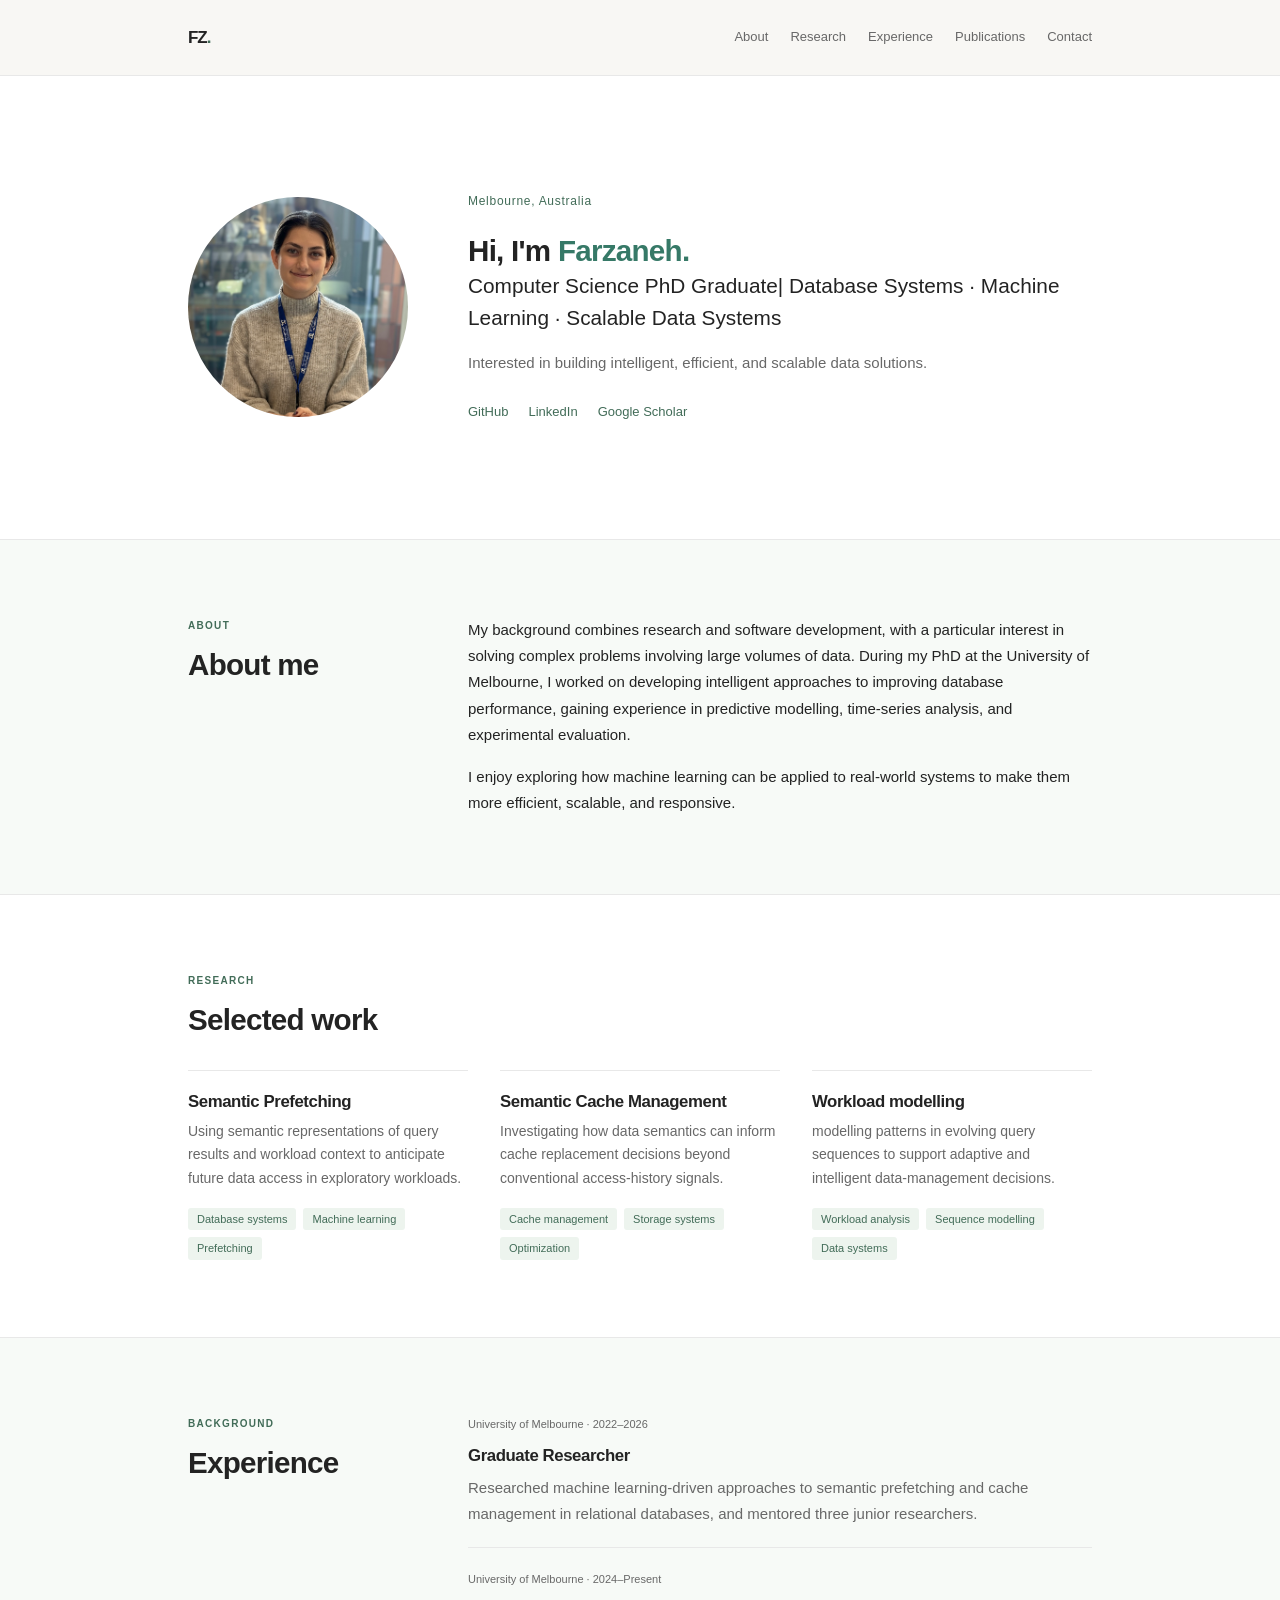
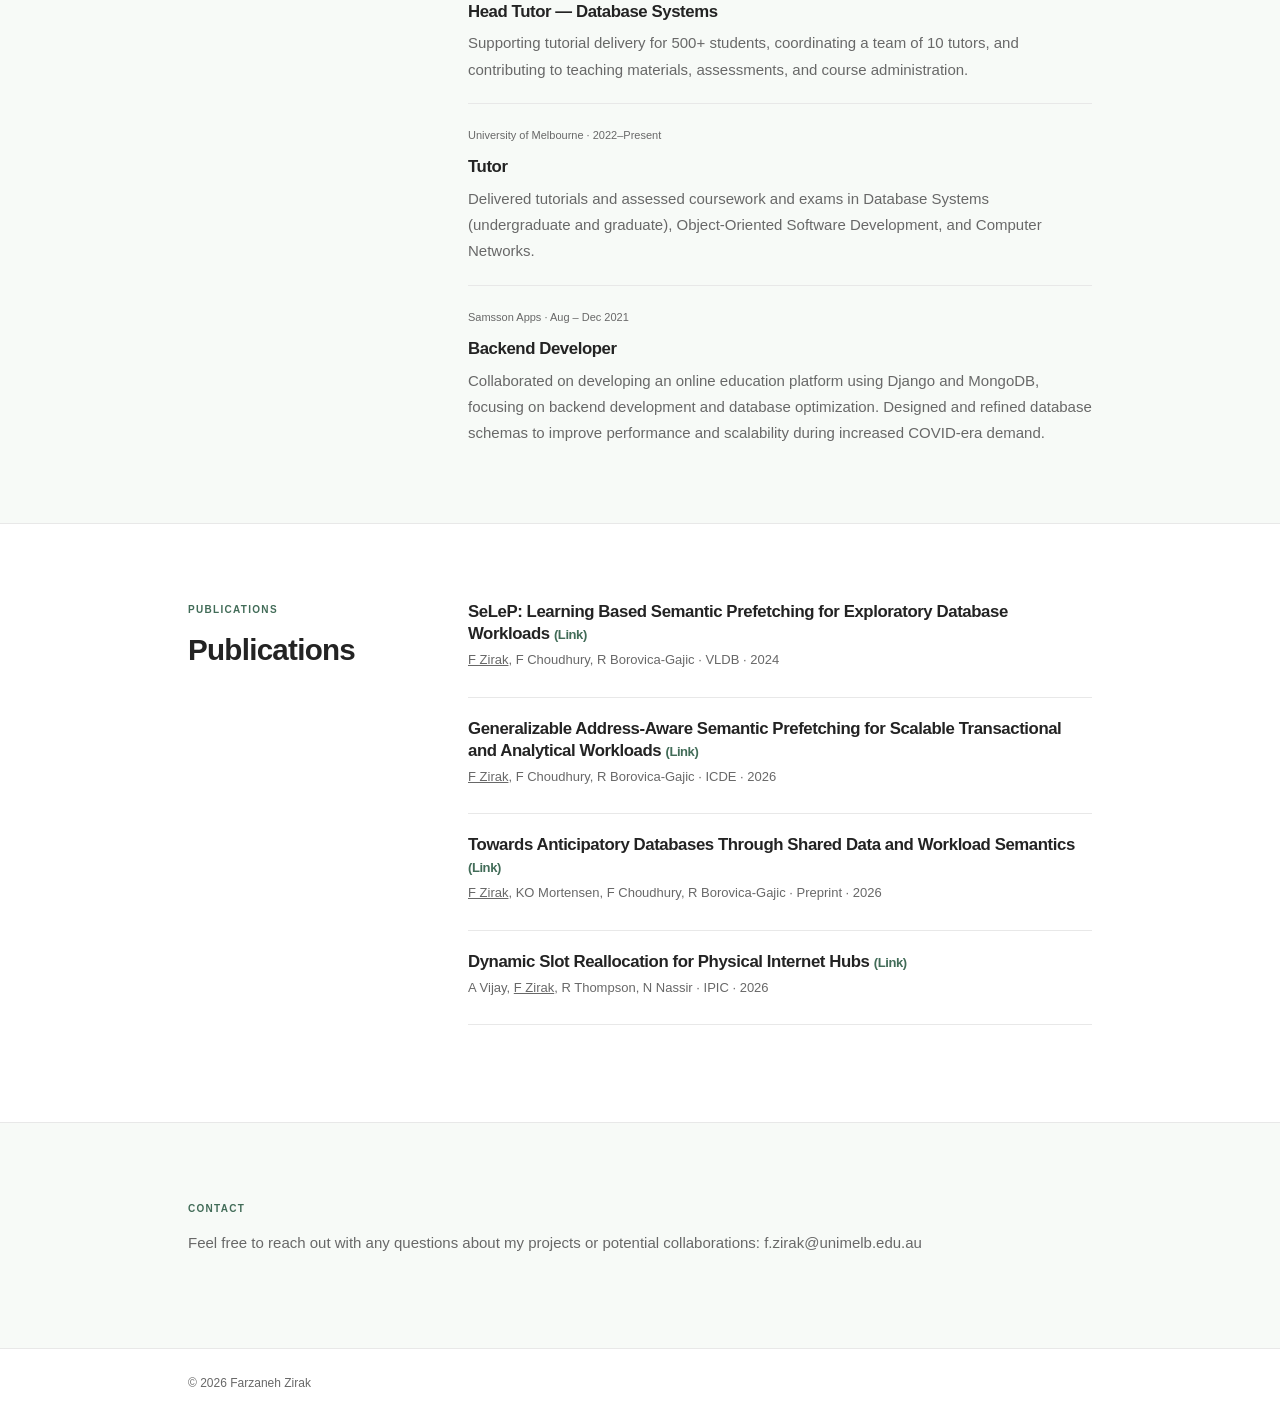
<file: index.html>
<!DOCTYPE html>
<html lang="en">
<head>
  <meta charset="UTF-8" />
  <meta name="viewport" content="width=device-width, initial-scale=1.0" />
  <meta name="description" content="Farzaneh Zirak — Computing researcher working at the intersection of database systems, machine learning, and intelligent data management." />
  <meta name="author" content="Farzaneh Zirak">
  <meta name="theme-color" content="#f8faf7" />
  <title>Farzaneh Zirak</title>
  <link rel="stylesheet" href="styles.css" />
</head>

<script>
  const sections = [ 
    "experience",
    "publications",
  ];

  sections.forEach(section => {
    fetch(`${section}.html`)
      .then(response => {
        if (!response.ok) {
          throw new Error(`Failed to load ${section}.html`);
        }
        return response.text();
      })
      .then(html => {
        document.getElementById(`${section}-placeholder`).innerHTML = html;
      })
      .catch(console.error);
  });
</script>


<body>
  <a class="skip-link" href="#main">Skip to content</a>
  <header class="site-header">
    <div class="container nav-wrap">
      <a class="wordmark" href="#top">FZ<span class="wordmark-dot">.</span></a>
      <nav aria-label="Main navigation">
        <a href="#about">About</a>
        <a href="#research">Research</a>
        <a href="#experience">Experience</a>
        <a href="#publications">Publications</a>
        <a href="#contact">Contact</a>
      </nav>
    </div>
  </header>

  <main id="main">


    <section class="hero" id="home">
      <div class="container hero-layout">

        <div class="hero-photo">
          <img src="b1.jpg" alt="Farzaneh" class="hero-image">
        </div>

        <div class="hero-content">
          <p class="eyebrow">Melbourne, Australia</p>
          <h2 id="hero-title">Hi, I'm <span>Farzaneh.</span></h2>
          <p class="hero-subtitle">Computer Science PhD Graduate| Database Systems · Machine Learning · Scalable Data Systems</p>
          <p class="hero-description">Interested in building intelligent, efficient, and scalable data solutions.</p>
          
          <div class="social-links" aria-label="Professional profiles">
            <a href="https://github.com/fzirak" target="_blank" rel="noopener noreferrer">GitHub</a>
            <a href="https://www.linkedin.com/in/farzaneh-zirak-9786bb167" target="_blank" rel="noopener noreferrer">LinkedIn</a>
            <a href="https://scholar.google.com/citations?hl=en&user=OZQhErgAAAAJ" target="_blank" rel="noopener noreferrer">Google Scholar</a>
          </div>
        </div>

      </div>
    </section>

    <section class="section section-soft" id="about">
      <div class="container two-column">
        <div><p class="section-kicker">About</p><h2>About me</h2></div>
        <div class="prose">
          <p>My background combines research and software development, with a particular interest in solving complex problems involving 
            large volumes of data. During my PhD at the University of Melbourne, I worked on developing intelligent approaches to 
            improving database performance, gaining experience in predictive modelling, time-series analysis, and experimental evaluation.</p>
          <p>I enjoy exploring how machine learning can be applied to real-world systems to make them more efficient, scalable, and responsive.</p>
        </div>
      </div>
    </section>

    <section class="section" id="research">
      <div class="container">
        <div class="section-heading"><div><p class="section-kicker">Research</p><h2>Selected work</h2></div><p></p></div>
        <div class="project-grid">
          <article class="project-card"><h3>Semantic Prefetching</h3><p>Using semantic representations of query results and workload context to anticipate future data access in exploratory workloads.</p><div class="project-keywords" aria-label="Keywords"><span>Database systems</span><span>Machine learning</span><span>Prefetching</span></div></article>
          <article class="project-card"><h3>Semantic Cache Management</h3><p>Investigating how data semantics can inform cache replacement decisions beyond conventional access-history signals.</p><div class="project-keywords" aria-label="Keywords"><span>Cache management</span><span>Storage systems</span><span>Optimization</span></div></article>
          <article class="project-card"><h3>Workload modelling</h3><p>modelling patterns in evolving query sequences to support adaptive and intelligent data-management decisions.</p><div class="project-keywords" aria-label="Keywords"><span>Workload analysis</span><span>Sequence modelling</span><span>Data systems</span></div></article>
        </div>
      </div>
    </section>
  

    <div id="experience-placeholder"></div>
    
    <div id="publications-placeholder"></div>

    <section class="contact-section" id="contact">
      <div class="container contact-inner">
        <p class="section-kicker">Contact</p>
        <p>Feel free to reach out with any questions about my projects or potential collaborations:
        <a href="mailto:f.zirak@unimelb.edu.au">f.zirak@unimelb.edu.au</a></p>
      </div>
    </section>


  </main>
  <footer class="footer"><div class="container footer-inner"><span>© <span id="year">2026</span> Farzaneh Zirak</span></footer>
</body>
</html>
</file>
<file: styles.css>
/* Minimal portfolio — edit these variables to change the overall style. */
:root {
  --background: #ffffff;
  --soft-background: #f7faf7;
  --accent-background: #edf4ee;
  --text: #232323;
  --muted: #686868;
  --line: #e8e8e8;
  --link: #426c58;
  --max-width: 960px;
  --accent:#367967;
  --accent-deep:#24594d;
  --cream:#f8f7f4;
}
* { box-sizing: border-box; }
html { scroll-behavior: smooth; scroll-padding-top: 85px; }
body { margin: 0; color: var(--text); background: var(--background); font-family: -apple-system, BlinkMacSystemFont, "Segoe UI", Helvetica, Arial, sans-serif; font-size: 15px; line-height: 1.75; }
a { color: inherit; text-decoration: none; }
a:hover { color: var(--link); }
a:focus-visible { outline: 2px solid var(--link); outline-offset: 5px; }
h1,h2,h3,p { margin-top: 0; }
h1,h2,h3 { font-weight: 600; line-height: 1.3; letter-spacing: -.025em; }
h1 { font-size: clamp(2.5rem, 6vw, 4rem); margin: 0 0 20px; }
h2 { font-size: clamp(1.45rem, 3vw, 1.85rem); margin: 0; }
h3 { font-size: 1.05rem; margin: 0 0 8px; }
.container { max-width: var(--max-width); padding: 0 28px; margin: 0 auto; }
.skip-link { position: absolute; top: -100px; left: 20px; background: #fff; padding: 8px; z-index: 20; }
.skip-link:focus { top: 10px; }
/* .site-header { background: #fff; border-bottom: 1px solid var(--line); } */
.site-header{position:sticky;top:0;z-index:10;background:rgba(248,247,244,.94);backdrop-filter:blur(14px);border-bottom:1px solid var(--line)}
.nav-wrap { display: flex; justify-content: space-between; align-items: center; gap: 24px; min-height: 75px; }
.wordmark { font-size: 17px; font-weight: 700; letter-spacing: -.06em; }
.wordmark-dot { color: var(--link); }
nav { display: flex; flex-wrap: wrap; gap: 22px; }
nav a { font-size: 13px; color: var(--muted); }
.hero { padding-top: 115px; padding-bottom: 115px; }
.hero-copy { max-width: 710px; }
.hero-layout {
    display: grid;
    grid-template-columns: 220px 1fr;
    gap: 60px;
    align-items: center;
}

.hero-image {
    width: 220px;
    height: 220px;
    object-fit: cover;
    border-radius: 50%;
    display: block;
}

.hero-content {
    min-width: 0;
}
.eyebrow { font-size: 12px; letter-spacing: .06em; color: var(--link); margin-bottom: 20px; }
.hero h1 span{color:var(--accent)}
.hero h2 span{color:var(--accent)}
.hero-subtitle { max-width: 690px; font-size: clamp(1.1rem, 2.4vw, 1.3rem); line-height: 1.5; margin: 0 0 17px; }
.hero-description { max-width: 660px; color: var(--muted); margin-bottom: 25px; }
.hero-description strong,.prose strong { color: var(--text); font-weight: 600; }
.hero-actions { display: flex; flex-wrap: wrap; gap: 20px; margin: 0 0 23px; }
.button { display: inline-block; font-weight: 600; font-size: 13px; border-bottom: 1px solid currentColor; padding-bottom: 3px; }
.button-primary,.publication a { color: var(--link); }
.social-links { display: flex; flex-wrap: wrap; gap: 20px; font-size: 13px; color: var(--link); }
.section { padding: 77px 0; border-top: 1px solid var(--line); }
.section-soft { background: var(--soft-background); }
.two-column { display: grid; grid-template-columns: 220px minmax(0,1fr); gap: 60px; }
.section-kicker { text-transform: uppercase; letter-spacing: .13em; font-size: 10px; font-weight: 600; color: var(--link); margin-bottom: 12px; }
.prose p { margin-bottom: 16px; }
.prose p:last-child { margin-bottom: 0; }
.section-heading { display: flex; justify-content: space-between; align-items: flex-end; gap: 20px; margin-bottom: 30px; }
.section-heading > p { display: none; }
.project-grid { display: grid; grid-template-columns: repeat(3,minmax(0,1fr)); gap: 32px; }
.project-card { border-top: 1px solid var(--line); padding-top: 20px; }
.publication-type,.timeline-meta { color: var(--muted); font-size: 11px; margin-bottom: 11px; }
.project-keywords { display: flex; flex-wrap: wrap; gap: 7px; margin-top: 18px; }
.project-keywords span { color: var(--link); background: var(--accent-background); padding: 3px 9px; border-radius: 3px; font-size: 11px; line-height: 1.5; }
.project-card > p:not(.project-tag) { font-size: 14px; color: var(--muted); line-height: 1.65; }
.timeline-item { border-bottom: 1px solid var(--line); padding: 0 0 20px; margin-bottom: 22px; }
.timeline-item:last-child { border-bottom: none; margin-bottom: 0; padding-bottom: 0; }
.timeline-item p { color: var(--muted); margin: 0; }
.publication { padding-bottom: 20px; margin-bottom: 20px; border-bottom: 1px solid var(--line); }
.publication h3 { margin-bottom: 4px; }
.publication p { color: var(--muted); font-size: 13px; margin-bottom: 5px; }
.publication a { font-size: 13px; }
.helper-note { font-size: 12px; color: var(--muted); }
.contact-section { border-top: 1px solid var(--line); background: var(--soft-background); padding: 77px 0; }
.contact-section h2 { margin-bottom: 12px; }
.contact-section p:not(.section-kicker) { color: var(--muted); }
.footer { border-top: 1px solid var(--line); padding: 24px 0; color: var(--muted); font-size: 12px; }
.footer-inner { display: flex; justify-content: space-between; gap: 20px; }
@media(max-width:760px) {
  .hero { padding-top: 75px; padding-bottom: 80px; }
  .two-column { grid-template-columns: 1fr; gap: 24px; }
  .project-grid { grid-template-columns: 1fr; gap: 18px; }
  .section,.contact-section { padding: 55px 0; }
  .nav-wrap { flex-wrap: wrap; padding-top: 17px; padding-bottom: 17px; }
  nav { gap: 12px 18px; }
  .footer-inner { flex-direction: column; gap: 3px; }
}
@media(max-width:450px) { .container { padding-left: 20px; padding-right: 20px; } nav a { font-size: 12px; } }
@media(prefers-reduced-motion:reduce) { html { scroll-behavior: auto; } }
@media (max-width: 768px) {
    .hero-layout {
        display: grid;
        grid-template-columns: 1fr;
        gap: 24px;
    }

    .hero-photo {
        width: 100%;
    }

    .hero-image {
        width: 160px;
        height: 160px;
        object-fit: cover;
    }

    .hero-content {
        width: 100%;
        min-width: 0;
    }
}
</file>
